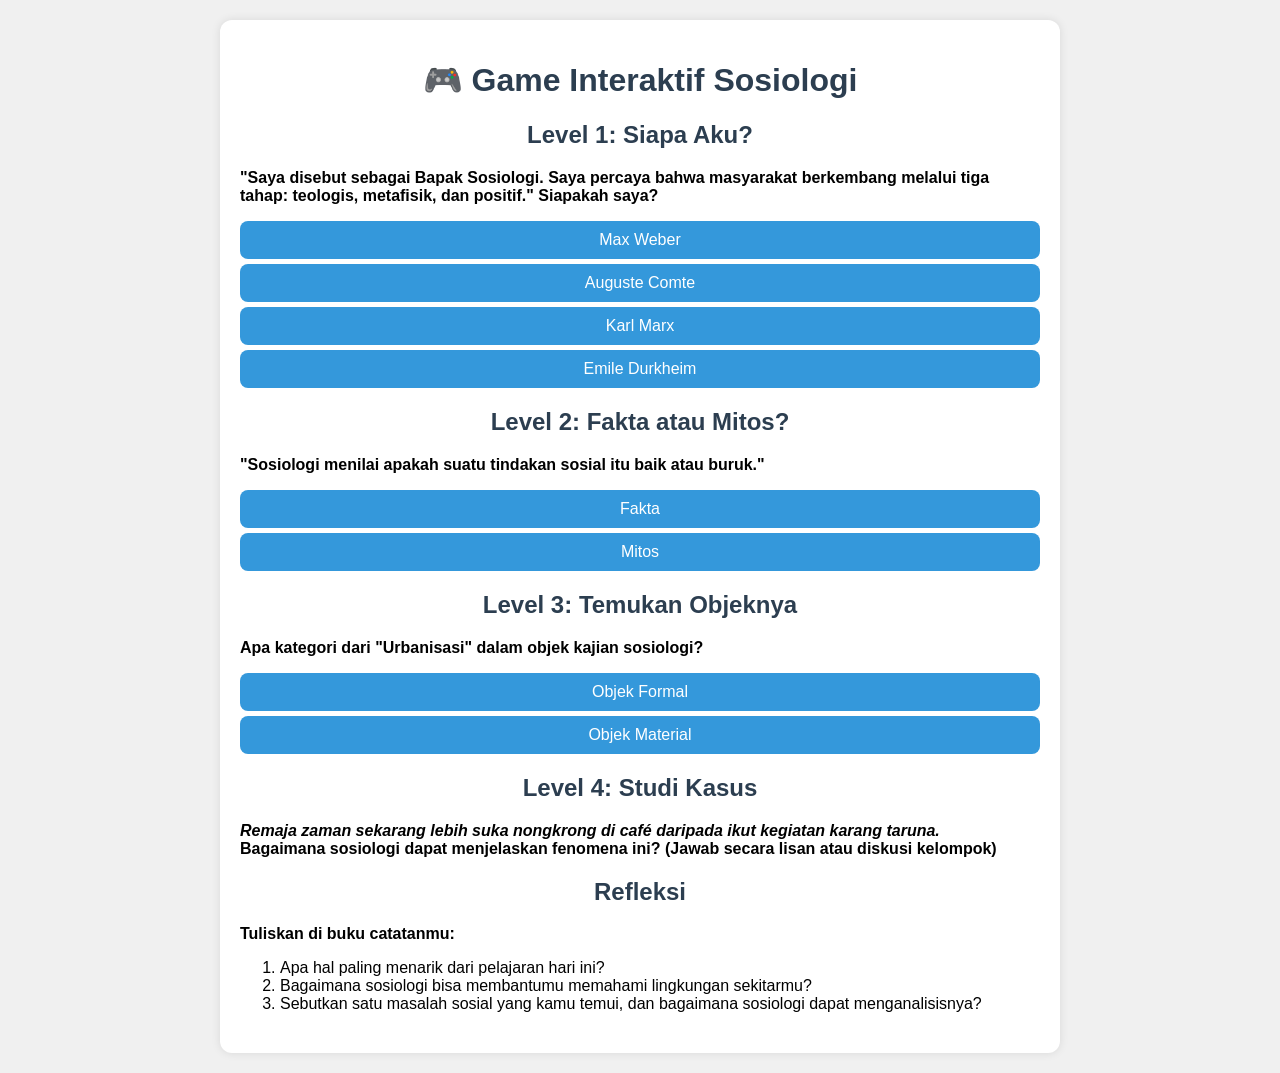
<file: index.html>
<!DOCTYPE html>
<html lang="id">
<head>
  <meta charset="UTF-8">
  <meta name="viewport" content="width=device-width, initial-scale=1.0">
  <title>Game Interaktif Sosiologi</title>
  <style>
    body {
      font-family: Arial, sans-serif;
      background: #f0f0f0;
      margin: 0;
      padding: 20px;
    }
    .container {
      max-width: 800px;
      margin: auto;
      background: #fff;
      padding: 20px;
      border-radius: 12px;
      box-shadow: 0 0 10px rgba(0,0,0,0.1);
    }
    h1, h2 {
      text-align: center;
      color: #2c3e50;
    }
    .question {
      margin-bottom: 20px;
    }
    .question p {
      font-weight: bold;
    }
    .options button {
      display: block;
      width: 100%;
      margin: 5px 0;
      padding: 10px;
      border: none;
      border-radius: 8px;
      background-color: #3498db;
      color: white;
      font-size: 16px;
      cursor: pointer;
      transition: background 0.3s;
    }
    .options button:hover {
      background-color: #2980b9;
    }
    .result {
      margin-top: 10px;
      font-weight: bold;
      color: green;
    }
  </style>
</head>
<body>
  <div class="container">
    <h1>🎮 Game Interaktif Sosiologi</h1>
    <h2>Level 1: Siapa Aku?</h2>
    <div class="question">
      <p>"Saya disebut sebagai Bapak Sosiologi. Saya percaya bahwa masyarakat berkembang melalui tiga tahap: teologis, metafisik, dan positif." Siapakah saya?</p>
      <div class="options">
        <button onclick="checkAnswer(this, false)">Max Weber</button>
        <button onclick="checkAnswer(this, true)">Auguste Comte</button>
        <button onclick="checkAnswer(this, false)">Karl Marx</button>
        <button onclick="checkAnswer(this, false)">Emile Durkheim</button>
      </div>
      <div class="result" id="result1"></div>
    </div>

    <h2>Level 2: Fakta atau Mitos?</h2>
    <div class="question">
      <p>"Sosiologi menilai apakah suatu tindakan sosial itu baik atau buruk."</p>
      <div class="options">
        <button onclick="checkAnswer2(this, false)">Fakta</button>
        <button onclick="checkAnswer2(this, true)">Mitos</button>
      </div>
      <div class="result" id="result2"></div>
    </div>

    <h2>Level 3: Temukan Objeknya</h2>
    <div class="question">
      <p>Apa kategori dari "Urbanisasi" dalam objek kajian sosiologi?</p>
      <div class="options">
        <button onclick="checkAnswer3(this, true)">Objek Formal</button>
        <button onclick="checkAnswer3(this, false)">Objek Material</button>
      </div>
      <div class="result" id="result3"></div>
    </div>

    <h2>Level 4: Studi Kasus</h2>
    <div class="question">
      <p><em>Remaja zaman sekarang lebih suka nongkrong di café daripada ikut kegiatan karang taruna.</em><br> Bagaimana sosiologi dapat menjelaskan fenomena ini? (Jawab secara lisan atau diskusi kelompok)</p>
    </div>

    <h2>Refleksi</h2>
    <div class="question">
      <p>Tuliskan di buku catatanmu:</p>
      <ol>
        <li>Apa hal paling menarik dari pelajaran hari ini?</li>
        <li>Bagaimana sosiologi bisa membantumu memahami lingkungan sekitarmu?</li>
        <li>Sebutkan satu masalah sosial yang kamu temui, dan bagaimana sosiologi dapat menganalisisnya?</li>
      </ol>
    </div>
  </div>

  <script>
    function checkAnswer(btn, isCorrect) {
      const result = document.getElementById('result1');
      if (isCorrect) {
        result.textContent = "✅ Benar! Auguste Comte adalah Bapak Sosiologi.";
        result.style.color = 'green';
      } else {
        result.textContent = "❌ Salah! Coba lagi.";
        result.style.color = 'red';
      }
    }

    function checkAnswer2(btn, isCorrect) {
      const result = document.getElementById('result2');
      if (isCorrect) {
        result.textContent = "✅ Benar! Sosiologi tidak menilai, tapi menjelaskan.";
        result.style.color = 'green';
      } else {
        result.textContent = "❌ Salah! Ini bukan fakta.";
        result.style.color = 'red';
      }
    }

    function checkAnswer3(btn, isCorrect) {
      const result = document.getElementById('result3');
      if (isCorrect) {
        result.textContent = "✅ Tepat! Urbanisasi termasuk objek formal.";
        result.style.color = 'green';
      } else {
        result.textContent = "❌ Bukan, itu objek formal.";
        result.style.color = 'red';
      }
    }
  </script>
</body>
</html>
</file>
